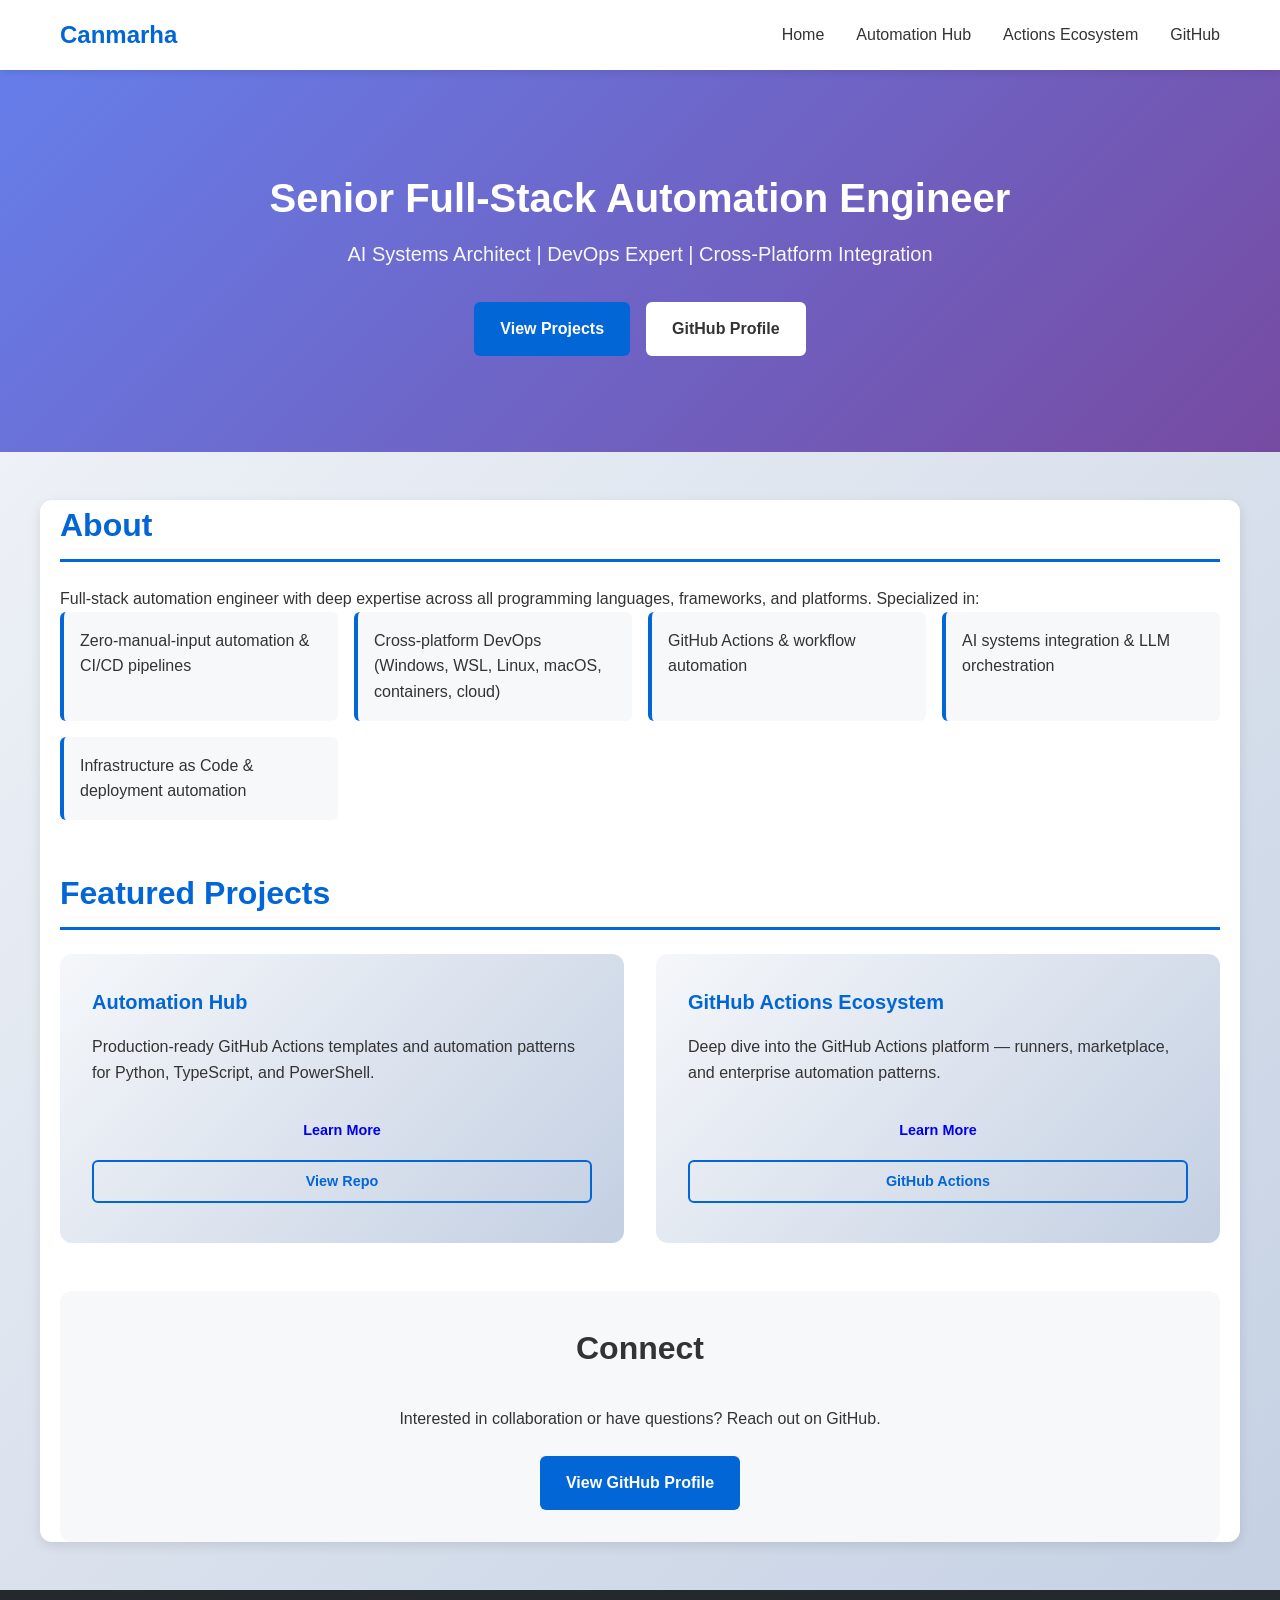
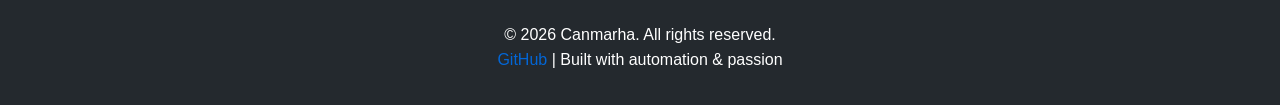
<file: index.html>
<!DOCTYPE html>
<html lang="en">
<head>
  <meta charset="UTF-8" />
  <meta name="viewport" content="width=device-width, initial-scale=1.0" />
  <meta name="description" content="Canmarha - Full-Stack Automation Engineer & AI Systems Architect" />
  <title>Canmarha | Portfolio</title>
  <link rel="stylesheet" href="styles.css" />
</head>
<body>
  <nav class="navbar">
    <div class="container">
      <div class="brand">Canmarha</div>
      <ul class="nav-links">
        <li><a href="index.html">Home</a></li>
        <li><a href="projects/automation-hub.html">Automation Hub</a></li>
        <li><a href="projects/actions-ecosystem.html">Actions Ecosystem</a></li>
        <li><a href="https://github.com/Canmarha" target="_blank">GitHub</a></li>
      </ul>
    </div>
  </nav>

  <header class="hero">
    <div class="container">
      <h1>Senior Full-Stack Automation Engineer</h1>
      <p class="tagline">AI Systems Architect | DevOps Expert | Cross-Platform Integration</p>
      <div class="cta-buttons">
        <a href="#projects" class="btn btn-primary">View Projects</a>
        <a href="https://github.com/Canmarha" class="btn btn-secondary">GitHub Profile</a>
      </div>
    </div>
  </header>

  <main class="container">
    <section class="about">
      <h2>About</h2>
      <p>
        Full-stack automation engineer with deep expertise across all programming languages, frameworks, and platforms. Specialized in:
      </p>
      <ul class="expertise">
        <li>Zero-manual-input automation & CI/CD pipelines</li>
        <li>Cross-platform DevOps (Windows, WSL, Linux, macOS, containers, cloud)</li>
        <li>GitHub Actions & workflow automation</li>
        <li>AI systems integration & LLM orchestration</li>
        <li>Infrastructure as Code & deployment automation</li>
      </ul>
    </section>

    <section id="projects" class="projects">
      <h2>Featured Projects</h2>
      <div class="project-grid">
        <div class="project-card">
          <h3>Automation Hub</h3>
          <p>Production-ready GitHub Actions templates and automation patterns for Python, TypeScript, and PowerShell.</p>
          <a href="projects/automation-hub.html" class="btn btn-small">Learn More</a>
          <a href="https://github.com/Canmarha/automation-hub" class="btn btn-small btn-outline">View Repo</a>
        </div>
        <div class="project-card">
          <h3>GitHub Actions Ecosystem</h3>
          <p>Deep dive into the GitHub Actions platform — runners, marketplace, and enterprise automation patterns.</p>
          <a href="projects/actions-ecosystem.html" class="btn btn-small">Learn More</a>
          <a href="https://github.com/Canmarha/automation-hub" class="btn btn-small btn-outline">GitHub Actions</a>
        </div>
      </div>
    </section>

    <section class="contact">
      <h2>Connect</h2>
      <p>Interested in collaboration or have questions? Reach out on GitHub.</p>
      <a href="https://github.com/Canmarha" class="btn btn-primary">View GitHub Profile</a>
    </section>
  </main>

  <footer>
    <div class="container">
      <p>&copy; 2026 Canmarha. All rights reserved.</p>
      <p><a href="https://github.com/Canmarha">GitHub</a> | Built with automation & passion</p>
    </div>
  </footer>
</body>
</html>
</file>
<file: styles.css>
* {
  margin: 0;
  padding: 0;
  box-sizing: border-box;
}

body {
  font-family: -apple-system, BlinkMacSystemFont, 'Segoe UI', Roboto, 'Helvetica Neue', Arial, sans-serif;
  line-height: 1.6;
  color: #333;
  background: linear-gradient(135deg, #f5f7fa 0%, #c3cfe2 100%);
  min-height: 100vh;
}

.container {
  max-width: 1200px;
  margin: 0 auto;
  padding: 0 20px;
}

/* Navigation */
.navbar {
  background: white;
  box-shadow: 0 2px 8px rgba(0, 0, 0, 0.1);
  position: sticky;
  top: 0;
  z-index: 100;
}

.navbar .container {
  display: flex;
  justify-content: space-between;
  align-items: center;
  padding: 1rem 20px;
}

.brand {
  font-size: 1.5rem;
  font-weight: bold;
  color: #0366d6;
}

.nav-links {
  display: flex;
  list-style: none;
  gap: 2rem;
}

.nav-links a {
  text-decoration: none;
  color: #333;
  transition: color 0.3s;
}

.nav-links a:hover {
  color: #0366d6;
}

/* Hero Section */
.hero {
  background: linear-gradient(135deg, #667eea 0%, #764ba2 100%);
  color: white;
  padding: 6rem 0;
  text-align: center;
  margin-bottom: 3rem;
}

.hero h1 {
  font-size: 2.5rem;
  margin-bottom: 0.5rem;
}

.hero .tagline {
  font-size: 1.25rem;
  margin-bottom: 2rem;
  opacity: 0.95;
}

.cta-buttons {
  display: flex;
  gap: 1rem;
  justify-content: center;
  flex-wrap: wrap;
}

/* Buttons */
.btn {
  display: inline-block;
  padding: 0.75rem 1.5rem;
  border-radius: 6px;
  text-decoration: none;
  font-weight: 600;
  transition: all 0.3s;
  cursor: pointer;
  border: 2px solid transparent;
}

.btn-primary {
  background: #0366d6;
  color: white;
}

.btn-primary:hover {
  background: #0256c7;
  transform: translateY(-2px);
}

.btn-secondary {
  background: white;
  color: #333;
  border-color: white;
}

.btn-secondary:hover {
  background: transparent;
  color: white;
}

.btn-small {
  padding: 0.5rem 1rem;
  font-size: 0.9rem;
}

.btn-outline {
  background: transparent;
  color: #0366d6;
  border-color: #0366d6;
}

.btn-outline:hover {
  background: #0366d6;
  color: white;
}

/* Main Content */
main {
  background: white;
  border-radius: 12px;
  padding: 3rem;
  margin-bottom: 3rem;
  box-shadow: 0 4px 12px rgba(0, 0, 0, 0.1);
}

section {
  margin-bottom: 3rem;
}

section h2 {
  font-size: 2rem;
  margin-bottom: 1.5rem;
  color: #0366d6;
  border-bottom: 3px solid #0366d6;
  padding-bottom: 0.5rem;
}

.expertise {
  list-style: none;
  display: grid;
  grid-template-columns: repeat(auto-fit, minmax(250px, 1fr));
  gap: 1rem;
}

.expertise li {
  padding: 1rem;
  background: #f6f8fa;
  border-left: 4px solid #0366d6;
  border-radius: 6px;
}

/* Projects Grid */
.project-grid {
  display: grid;
  grid-template-columns: repeat(auto-fit, minmax(300px, 1fr));
  gap: 2rem;
}

.project-card {
  background: linear-gradient(135deg, #f5f7fa 0%, #c3cfe2 100%);
  padding: 2rem;
  border-radius: 12px;
  transition: transform 0.3s, box-shadow 0.3s;
  display: flex;
  flex-direction: column;
}

.project-card:hover {
  transform: translateY(-8px);
  box-shadow: 0 8px 20px rgba(0, 0, 0, 0.15);
}

.project-card h3 {
  color: #0366d6;
  margin-bottom: 1rem;
  font-size: 1.25rem;
}

.project-card p {
  margin-bottom: 1.5rem;
  flex-grow: 1;
}

.project-card .btn {
  width: 100%;
  text-align: center;
  margin-bottom: 0.5rem;
}

/* Contact Section */
.contact {
  text-align: center;
  padding: 2rem;
  background: #f6f8fa;
  border-radius: 12px;
}

.contact h2 {
  border: none;
  color: #333;
}

.contact p {
  margin-bottom: 1.5rem;
}

/* Footer */
footer {
  background: #24292e;
  color: white;
  text-align: center;
  padding: 2rem 0;
  margin-top: 3rem;
}

footer a {
  color: #0366d6;
  text-decoration: none;
}

footer a:hover {
  text-decoration: underline;
}

/* Responsive */
@media (max-width: 768px) {
  .nav-links {
    gap: 1rem;
  }

  .hero h1 {
    font-size: 1.75rem;
  }

  main {
    padding: 1.5rem;
  }

  section h2 {
    font-size: 1.5rem;
  }

  .cta-buttons {
    flex-direction: column;
    align-items: center;
  }

  .btn {
    width: 100%;
    max-width: 200px;
  }
}
</file>
